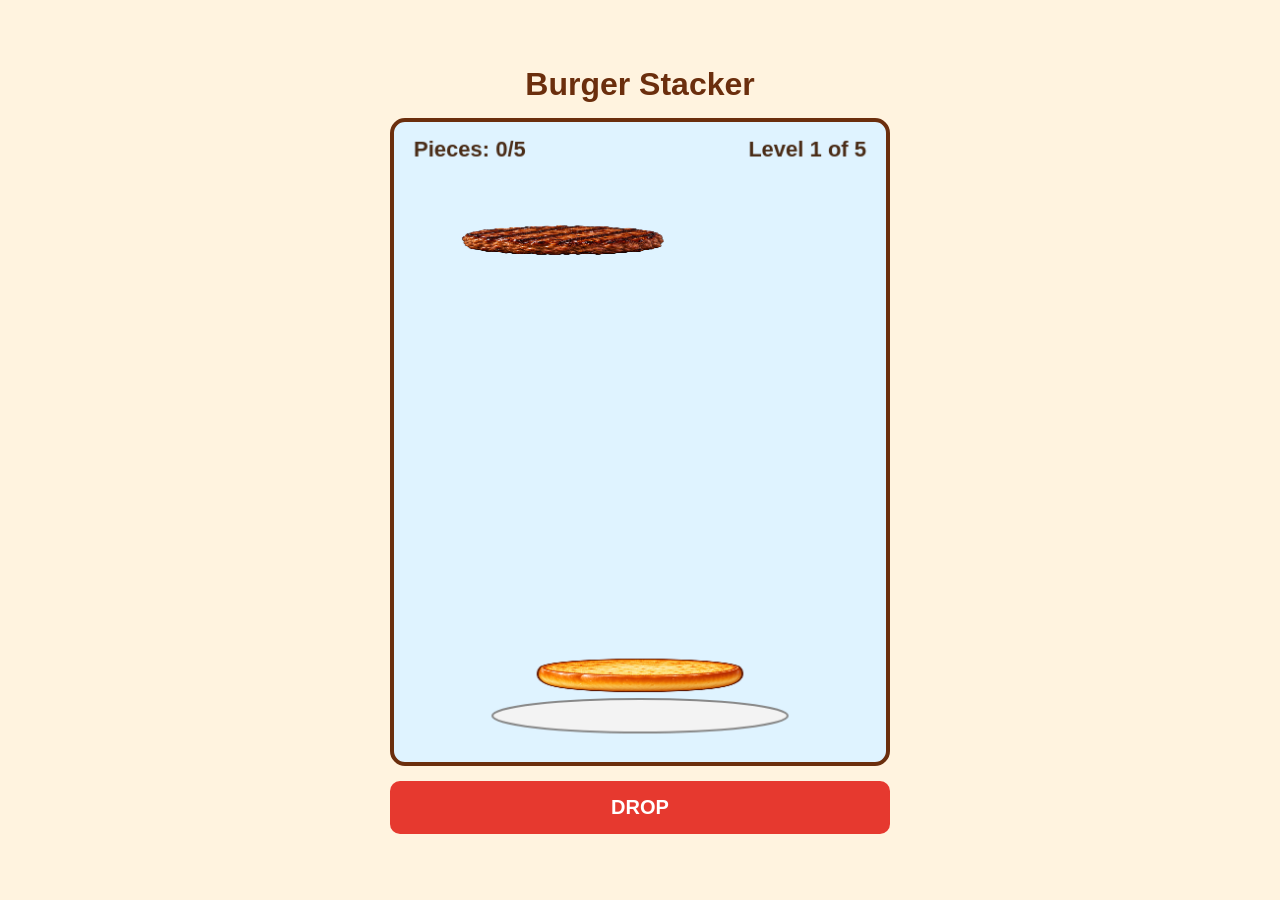
<file: BurgerStacker/index.html>
<!DOCTYPE html>
<html lang="en">
<head>
    <meta charset="UTF-8">
    <meta name="viewport" content="width=device-width, initial-scale=1.0">

    <title>Burger Stacker</title>

    <link rel="stylesheet" href="style.css">
</head>

<body>
    <h1>Burger Stacker</h1>

    <canvas id="game" width="400" height="600"></canvas>

    <button id="dropButton">DROP</button>

    <script src="game.js"></script>
</body>
</html>
</file>
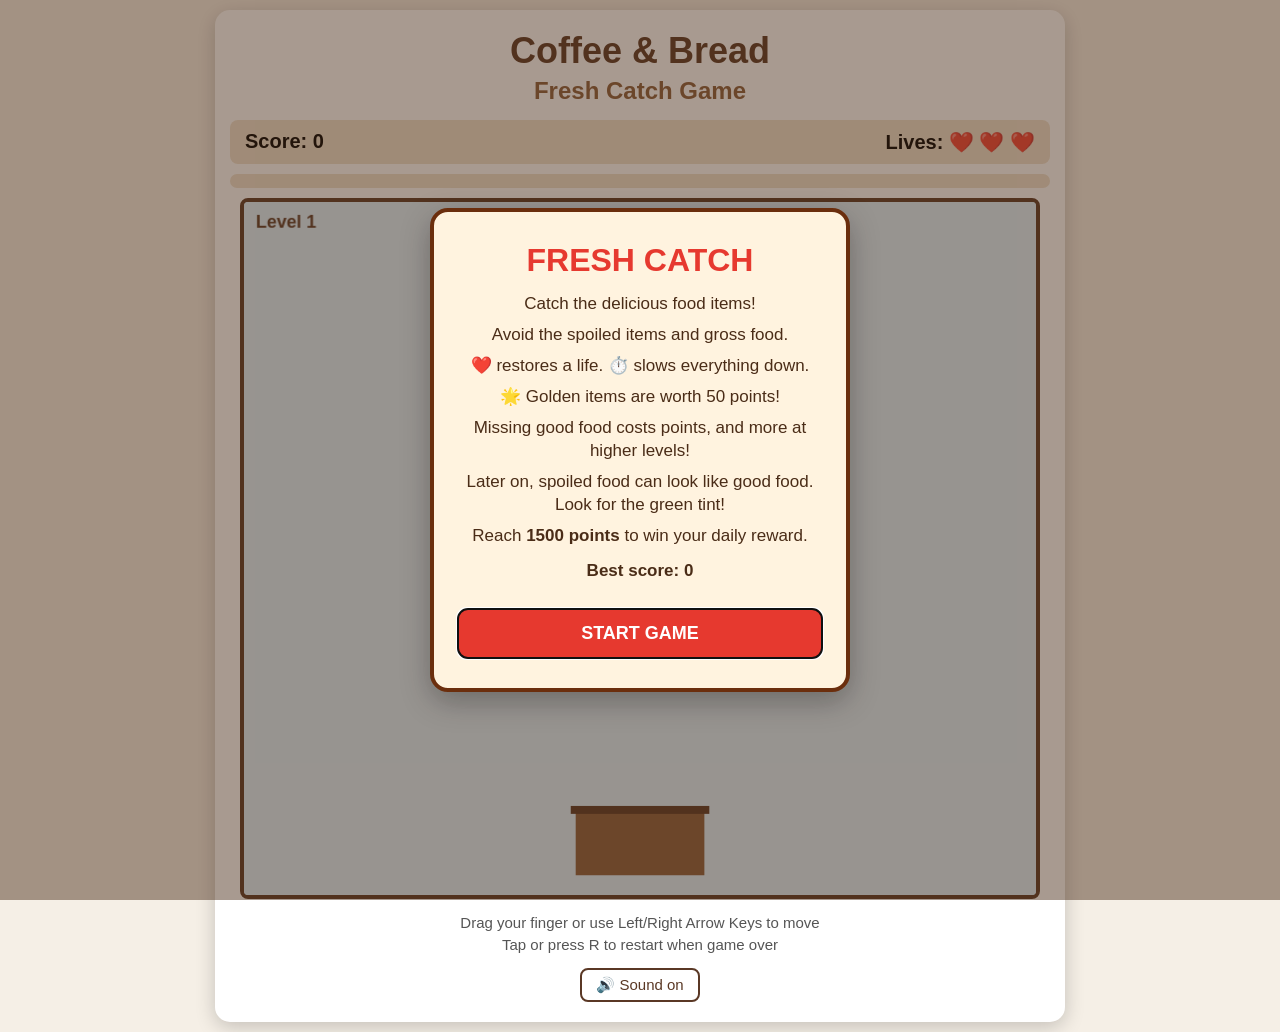
<file: C&B_FreshCatch/index.html>
<!DOCTYPE html>
<html lang="en">
<head>
    <meta charset="UTF-8">
    <meta name="viewport" content="width=device-width, initial-scale=1.0">
    <title>Fresh Catch Game</title>
    <link rel="stylesheet" href="css/style.css">
</head>
<body>
    <div class="game-container">
        <h1>Coffee & Bread</h1>
        <h2>Fresh Catch Game</h2>
        
        <div class="game-info">
            <div id="score-container">Score: <span id="score">0</span></div>
            <div id="lives-container">Lives: <span id="lives">❤️ ❤️ ❤️</span></div>
        </div>

        <!-- Canvas resolution scaled for sharp mobile/desktop rendering -->
        <canvas id="gameCanvas" width="800" height="700"></canvas>

        <div class="instructions">
            <p>Drag your finger or use Left/Right Arrow Keys to move</p>
            <p>Tap or press R to restart when game over</p>
        </div>
    </div>

    <script src="js/game.js"></script>
</body>
</html>
</file>
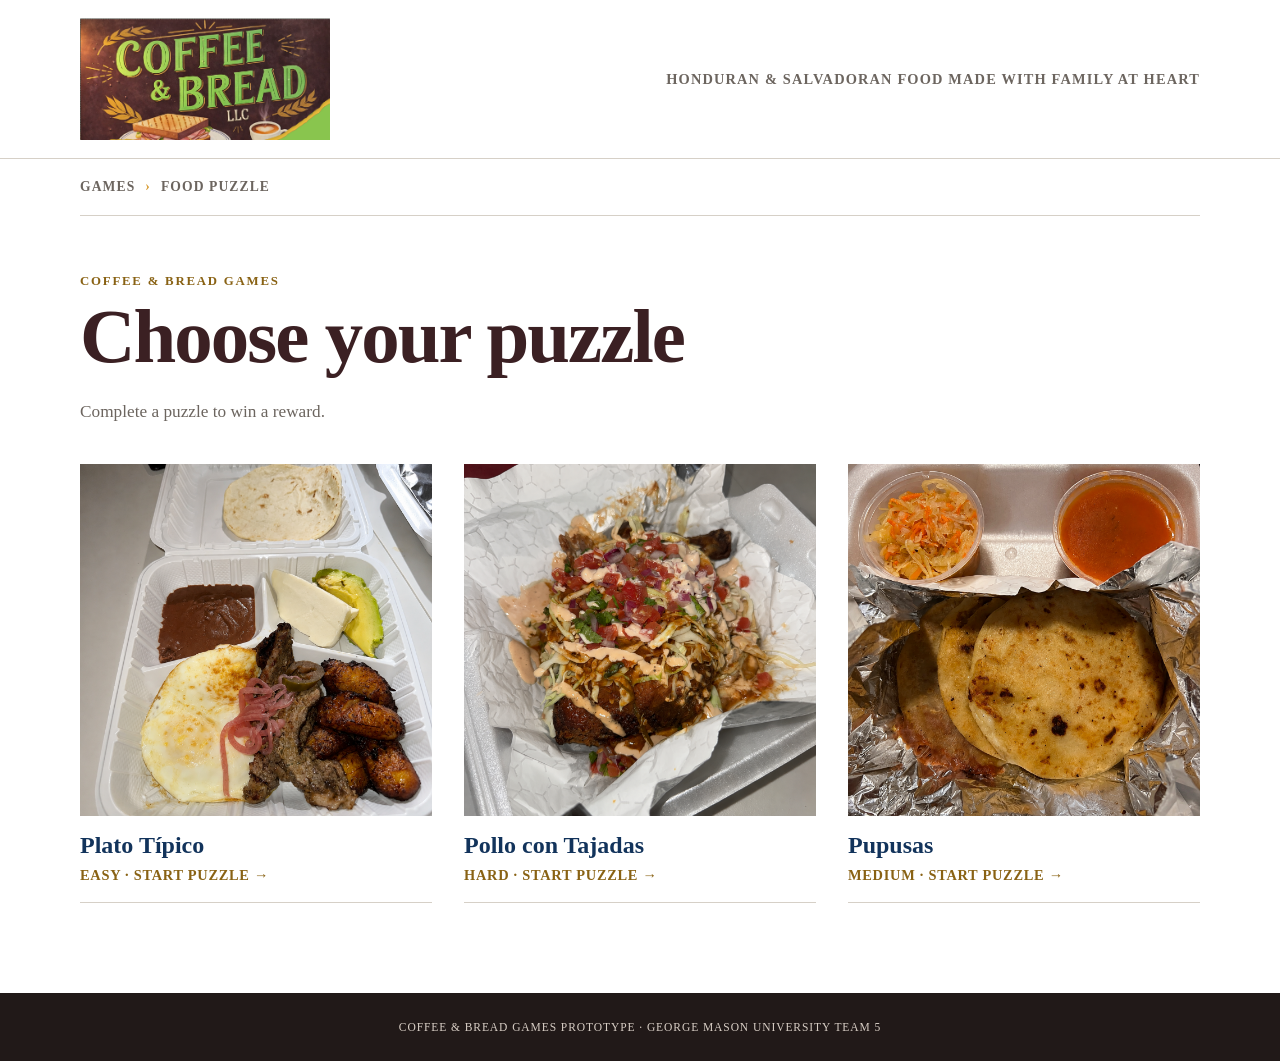
<file: coffee-bread-puzzle-old/index.html>
<!DOCTYPE html>
<html lang="en">
<head>
    <meta charset="UTF-8">
    <meta name="viewport" content="width=device-width, initial-scale=1.0">
    <title>Coffee &amp; Bread Food Puzzle</title>
    <link rel="stylesheet" href="style.css">
</head>
<body>
    <header class="site-header">
        <img src="images/coffee-bread-logo.png" alt="Coffee and Bread LLC" class="logo">
        <p>Honduran &amp; Salvadoran food made with family at heart</p>
    </header>

    <main class="container">
        <nav class="breadcrumb" aria-label="Breadcrumb">
            <span>Games</span><b>›</b><span>Food Puzzle</span>
        </nav>

        <section id="selectionScreen" class="selection-screen">
            <div class="page-heading">
                <p class="eyebrow">Coffee &amp; Bread Games</p>
                <h1>Choose your puzzle</h1>
                <p>Complete a puzzle to win a reward.</p>
            </div>

            <div class="puzzle-options">
                <button class="food-option" data-puzzle="plato" type="button">
                    <span class="image-wrap">
                        <img src="images/plato-tipico.png" alt="Plato Típico">
                        <span class="hover-label">Play puzzle →</span>
                    </span>
                    <span><strong>Plato Típico</strong><small>Easy · Start puzzle →</small></span>
                </button>
                <button class="food-option" data-puzzle="pollo" type="button">
                    <span class="image-wrap">
                        <img src="images/pollo-tajadas.png" alt="Pollo con Tajadas">
                        <span class="hover-label">Play puzzle →</span>
                    </span>
                    <span><strong>Pollo con Tajadas</strong><small>Hard · Start puzzle →</small></span>
                </button>
                <button class="food-option" data-puzzle="pupusas" type="button">
                    <span class="image-wrap">
                        <img src="images/pupusas.png" alt="Pupusas">
                        <span class="hover-label">Play puzzle →</span>
                    </span>
                    <span><strong>Pupusas</strong><small>Medium · Start puzzle →</small></span>
                </button>
            </div>
        </section>

        <section id="gameScreen" class="game-screen" hidden>
            <div class="game-heading">
                <button id="backButton" class="back-button" type="button">← Choose another dish</button>
                <div>
                    <p class="eyebrow">Now playing</p>
                    <h1 id="puzzleTitle">Plato Típico</h1>
                </div>
                <div class="move-count"><strong id="moveCount">0</strong><span>Moves</span></div>
            </div>

            <div class="puzzle-container">
                <div id="puzzle" class="puzzle" role="grid" aria-label="Sliding food puzzle"></div>
                <aside class="side">
                    <div class="main-image">
                        <p>Finished picture</p>
                        <img id="previewImage" src="images/plato-tipico.png" alt="Completed puzzle">
                    </div>
                    <p class="instructions">Select a piece next to the empty space. Keep moving until the picture matches the finished image.</p>
                    <button id="restartButton" class="action-button secondary" type="button">Shuffle again</button>
                </aside>
            </div>
        </section>
    </main>

    <div id="winModal" class="modal" hidden role="dialog" aria-modal="true" aria-labelledby="winTitle">
        <div class="modal-content">
            <p class="eyebrow">Puzzle complete</p>
            <h2 id="winTitle">You solved it!</h2>
            <p>You completed <strong id="completedDish">Plato Típico</strong> in <strong id="finalMoves">0</strong> moves.</p>

            <div class="reward-area">
                <p>Prototype reward</p>
                <button id="revealRewardButton" class="action-button" type="button">Reveal reward</button>
                <div id="rewardResult" class="reward-result" hidden>
                    <small>Reward code</small>
                    <strong id="rewardCode">CB-0000</strong>
                    <p>The final offer will be selected with Coffee &amp; Bread before launch.</p>
                </div>
            </div>

            <div class="modal-actions">
                <button id="playAgainButton" class="action-button" type="button">Play again</button>
                <button id="choosePuzzleButton" class="action-button secondary" type="button">Choose another puzzle</button>
            </div>
        </div>
    </div>

    <footer>Coffee &amp; Bread Games Prototype · George Mason University Team 5</footer>
    <script src="script.js"></script>
</body>
</html>
</file>
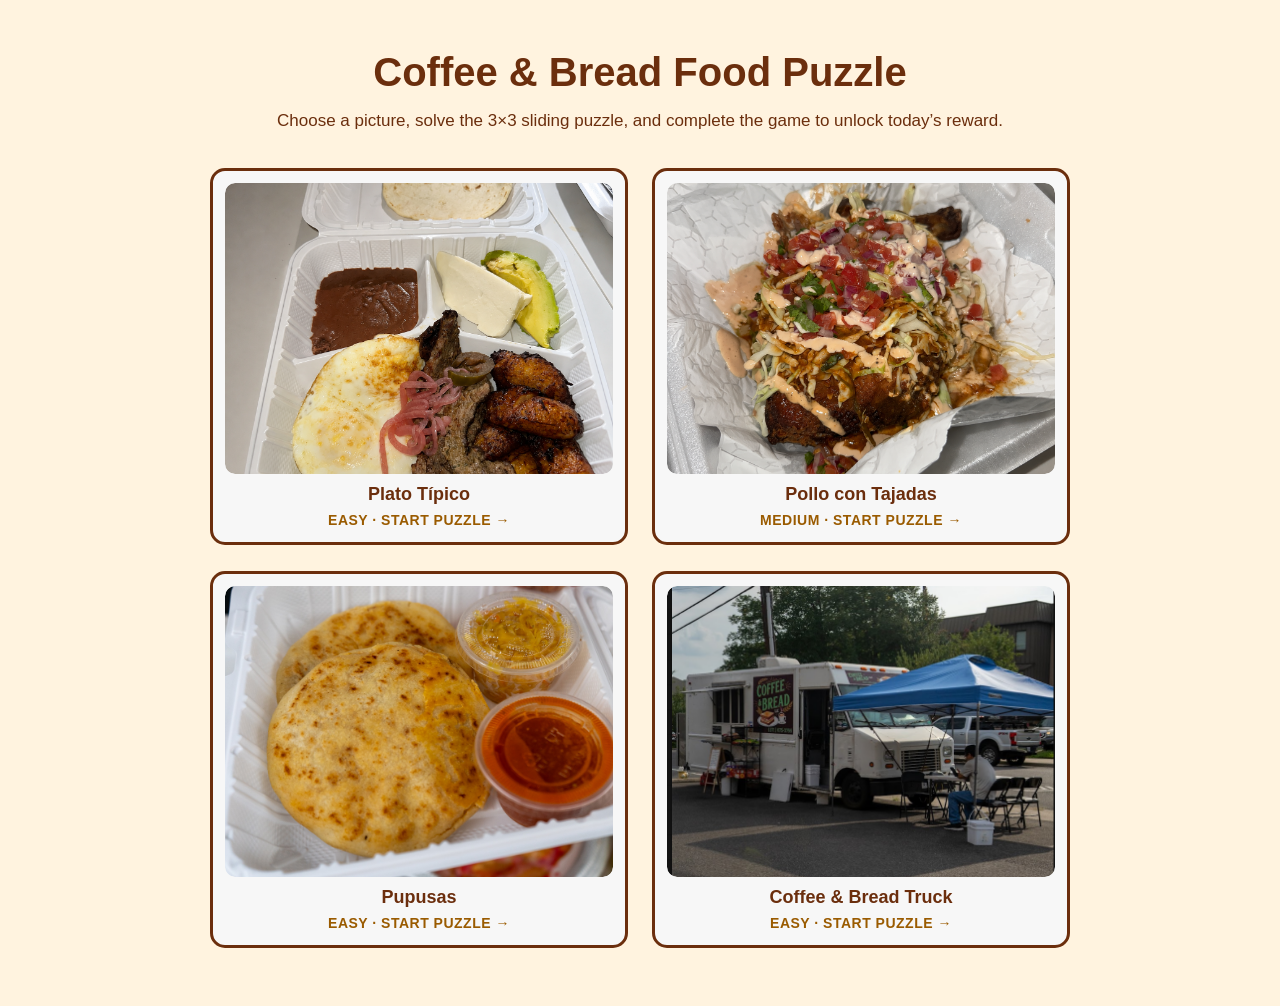
<file: Coffee_Bread_Puzzle_2nd_Update/index.html>
<!DOCTYPE html>
<html lang="en">
<head>
    <meta charset="UTF-8">
    <meta name="viewport" content="width=device-width, initial-scale=1.0">
    <title>Coffee &amp; Bread Food Puzzle</title>
    <link rel="stylesheet" href="style.css">
</head>
<body>
    <main class="game-app">
        <section id="selectionScreen" class="selection-screen">
            <header class="selection-header">
                <h1>Coffee &amp; Bread Food Puzzle</h1>
                <p class="intro">Choose a picture, solve the 3×3 sliding puzzle, and complete the game to unlock today’s reward.</p>
            </header>

            <div class="puzzle-options">
                <button class="food-option" data-puzzle="plato" type="button">
                    <span class="image-wrap">
                        <img src="images/plato-tipico.png" alt="Plato Típico">
                        <span class="hover-label">Play puzzle →</span>
                    </span>
                    <span class="food-copy">
                        <strong>Plato Típico</strong>
                        <small>Easy · Start puzzle →</small>
                    </span>
                </button>

                <button class="food-option" data-puzzle="pollo" type="button">
                    <span class="image-wrap">
                        <img src="images/pollo-tajadas.png" alt="Pollo con Tajadas">
                        <span class="hover-label">Play puzzle →</span>
                    </span>
                    <span class="food-copy">
                        <strong>Pollo con Tajadas</strong>
                        <small>Medium · Start puzzle →</small>
                    </span>
                </button>

                <button class="food-option" data-puzzle="pupusas" type="button">
                    <span class="image-wrap">
                        <img src="images/pupusas.png" alt="Pupusas">
                        <span class="hover-label">Play puzzle →</span>
                    </span>
                    <span class="food-copy">
                        <strong>Pupusas</strong>
                        <small>Easy · Start puzzle →</small>
                    </span>
                </button>

                <button class="food-option" data-puzzle="truck" type="button">
                    <span class="image-wrap">
                        <img src="images/coffee-bread-truck.jpg" alt="Coffee &amp; Bread food truck">
                        <span class="hover-label">Play puzzle →</span>
                    </span>
                    <span class="food-copy">
                        <strong>Coffee &amp; Bread Truck</strong>
                        <small>Easy · Start puzzle →</small>
                    </span>
                </button>
            </div>
        </section>

        <section id="gameScreen" class="game-screen" hidden>
            <div class="game-header">
                <button id="backButton" class="small-button secondary" type="button">← Choose another picture</button>
                <div class="game-title-block">
                    <p class="eyebrow">Now playing</p>
                    <h1 id="puzzleTitle">Pupusas</h1>
                </div>
                <p class="move-line"><strong id="moveCount">0</strong><span>moves</span></p>
            </div>

            <div class="progress-wrap" aria-label="Puzzle progress">
                <div class="progress-text"><span>Picture progress</span><strong id="progressText">0%</strong></div>
                <div class="progress-track"><span id="progressBar"></span></div>
            </div>

            <div class="play-layout">
                <div class="puzzle-column">
                    <div id="puzzle" class="puzzle" role="grid" aria-label="Sliding food puzzle"></div>
                </div>

                <aside class="side-panel">
                    <div class="preview-card">
                        <p>Finished picture</p>
                        <img id="previewImage" src="images/pupusas.png" alt="Completed puzzle">
                    </div>

                    <p class="instructions">Move a piece beside the empty space.<br>Highlighted pieces can move next.</p>

                    <div class="side-actions">
                        <button id="hintButton" type="button">Show a helpful move</button>
                        <button id="restartButton" class="secondary" type="button">Shuffle again</button>
                    </div>
                </aside>
            </div>
        </section>
    </main>

    <script src="script.js"></script>
</body>
</html>
</file>
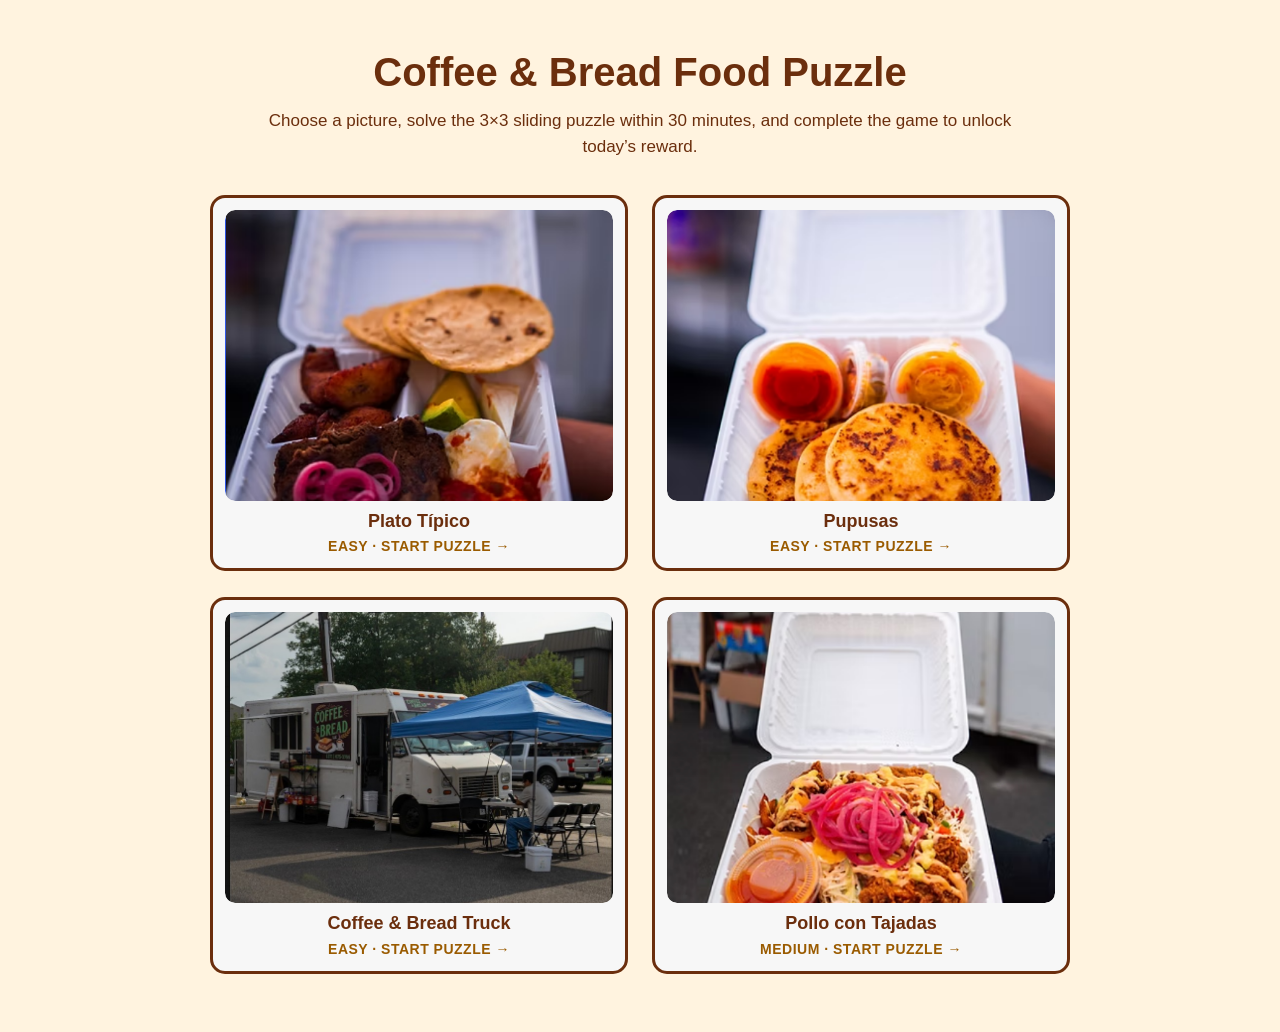
<file: coffee-bread-puzzle-nov5.0/coffee-bread-puzzle/index.html>
<!DOCTYPE html>
<html lang="en">
<head>
    <meta charset="UTF-8">
    <meta name="viewport" content="width=device-width, initial-scale=1.0">
    <title>Coffee &amp; Bread Food Puzzle</title>
    <link rel="stylesheet" href="style.css">
</head>
<body>
    <main class="game-app">
        <section id="selectionScreen" class="selection-screen">
            <header class="selection-header">
                <h1>Coffee &amp; Bread Food Puzzle</h1>
                <p class="intro">Choose a picture, solve the 3×3 sliding puzzle within 30 minutes, and complete the game to unlock today’s reward.</p>
            </header>

            <div class="puzzle-options">
                <button class="food-option" data-puzzle="plato" type="button">
                    <span class="image-wrap">
                        <img src="images/plato-tipico.png" alt="Plato Típico">
                        <span class="hover-label">Play puzzle →</span>
                    </span>
                    <span class="food-copy">
                        <strong>Plato Típico</strong>
                        <small>Easy · Start puzzle →</small>
                    </span>
                </button>

                <button class="food-option" data-puzzle="pupusas" type="button">
                    <span class="image-wrap">
                        <img src="images/pupusas.png" alt="Pupusas">
                        <span class="hover-label">Play puzzle →</span>
                    </span>
                    <span class="food-copy">
                        <strong>Pupusas</strong>
                        <small>Easy · Start puzzle →</small>
                    </span>
                </button>

                <button class="food-option" data-puzzle="truck" type="button">
                    <span class="image-wrap">
                        <img src="images/coffee-bread-truck.jpg" alt="Coffee &amp; Bread food truck">
                        <span class="hover-label">Play puzzle →</span>
                    </span>
                    <span class="food-copy">
                        <strong>Coffee &amp; Bread Truck</strong>
                        <small>Easy · Start puzzle →</small>
                    </span>
                </button>

                <button class="food-option" data-puzzle="pollo" type="button">
                    <span class="image-wrap">
                        <img src="images/pollo-tajadas.png" alt="Pollo con Tajadas">
                        <span class="hover-label">Play puzzle →</span>
                    </span>
                    <span class="food-copy">
                        <strong>Pollo con Tajadas</strong>
                        <small>Medium · Start puzzle →</small>
                    </span>
                </button>
            </div>
        </section>

        <section id="gameScreen" class="game-screen" hidden>
            <div class="game-header">
                <button id="backButton" class="small-button secondary" type="button">← Choose another picture</button>
                <div class="game-title-block">
                    <p class="eyebrow">Now playing</p>
                    <h1 id="puzzleTitle">Pupusas</h1>
                </div>
                <div class="move-line">
                    <p id="timeStat" class="stat" aria-live="off"><strong id="timeLeft">30:00</strong><span>time left</span></p>
                    <p class="stat"><strong id="moveCount">0</strong><span>moves</span></p>
                </div>
            </div>

            <div class="progress-wrap" aria-label="Puzzle progress">
                <div class="progress-text"><span>Picture progress</span><strong id="progressText">0%</strong></div>
                <div class="progress-track"><span id="progressBar"></span></div>
            </div>

            <div class="play-layout">
                <div class="puzzle-column">
                    <div id="puzzle" class="puzzle" role="grid" aria-label="Sliding food puzzle"></div>
                </div>

                <aside class="side-panel">
                    <div class="preview-card">
                        <p>Finished picture</p>
                        <img id="previewImage" src="images/pupusas.png" alt="Completed puzzle">
                    </div>

                    <p class="instructions">Move a piece beside the empty space.<br>Highlighted pieces can move next.</p>

                    <div class="side-actions">
                        <button id="hintButton" type="button">Show a helpful move</button>
                        <button id="restartButton" class="secondary" type="button">Shuffle again</button>
                    </div>
                </aside>
            </div>
        </section>
    </main>

    <script src="script.js"></script>
</body>
</html>
</file>
<file: BurgerStacker/style.css>
* {
    box-sizing: border-box;
}

body {
    margin: 0;
    min-height: 100vh;
    display: flex;
    flex-direction: column;
    justify-content: center;
    align-items: center;

    background-color: #fff3df;
    font-family: Arial, sans-serif;
}

h1 {
    margin: 0 0 15px;
    color: #6b2e0d;
}

canvas {
    width: min(90vw, 400px);
    height: auto;

    background-color: #dff3ff;
    border: 4px solid #6b2e0d;
    border-radius: 15px;
}

button {
    width: min(90vw, 400px);
    margin-top: 15px;
    padding: 15px;

    background-color: #e6392f;
    color: white;
    border: none;
    border-radius: 10px;

    font-size: 20px;
    font-weight: bold;
    cursor: pointer;
}

button:hover {
    background-color: #c92f27;
}
</file>
<file: C&B_FreshCatch/css/style.css>
* {
    box-sizing: border-box;
}

body {
    margin: 0;
    padding: 10px;
    font-family: Arial, sans-serif;
    background-color: #f5efe6;
    display: flex;
    justify-content: center;
    align-items: center;
    min-height: 100vh;
}

.game-container {
    text-align: center;
    width: min(95vw, 850px); /* Fluid on mobile, capped at 850px on desktop */
    padding: 20px 15px;
    background-color: white;
    border-radius: 15px;
    box-shadow: 0 5px 20px rgba(0, 0, 0, 0.2);
}

h1 {
    margin: 0;
    font-size: clamp(26px, 5vw, 36px);
    color: #5a3825;
}

h2 {
    margin-top: 5px;
    margin-bottom: 15px;
    font-size: clamp(18px, 4vw, 24px);
    color: #8b5e3c;
}

.game-info {
    display: flex;
    justify-content: space-between;
    width: 100%;
    margin: 0 auto 10px auto;
    padding: 10px 15px;
    background-color: #eee2d0;
    border-radius: 8px;
    font-size: clamp(16px, 4vw, 20px);
    font-weight: bold;
}

#gameCanvas {
    display: block;
    margin: 0 auto;
    background-color: #dff3ff;
    border: 4px solid #5a3825;
    border-radius: 8px;
    touch-action: none; /* Crucial: prevents mobile browser scrolling/zooming while playing */
    cursor: pointer;
    width: 100%;        /* Stretches canvas to fill mobile container width */
    max-width: 800px;   
    height: auto;       /* Maintains proper aspect ratio */
}

.instructions {
    margin-top: 15px;
    color: #555;
    font-size: 15px;
}

.instructions p {
    margin: 5px;
}

.cb-reward-screen {
    position: fixed;
    inset: 0;
    z-index: 9999;
    display: flex;
    justify-content: center;
    align-items: center;
    padding: 20px;
    background: rgba(74, 44, 23, 0.48);
    font-family: Arial, sans-serif;
}

.cb-reward-card {
    width: min(92vw, 420px);
    padding: 30px 24px;
    text-align: center;
    color: #4a2c17;
    background: #fff3df;
    border: 4px solid #6b2e0d;
    border-radius: 18px;
    box-shadow: 0 10px 30px rgba(0, 0, 0, 0.28);
}

.cb-reward-card h2 {
    margin: 0 0 14px;
    color: #e6392f;
    font-size: clamp(25px, 6vw, 32px);
}

.cb-reward-card p {
    margin: 8px 0;
    font-size: 17px;
    line-height: 1.35;
}

.cb-completed-time {
    font-weight: bold;
}

.cb-countdown {
    margin: 18px 0 !important;
    color: #e6392f;
    font-size: 24px !important;
    font-weight: bold;
}

.cb-reward-card button {
    width: 100%;
    margin-top: 18px;
    padding: 14px;
    color: white;
    background: #e6392f;
    border: none;
    border-radius: 10px;
    font-size: 18px;
    font-weight: bold;
    cursor: pointer;
}

.cb-reward-card button:hover {
    background: #c92f27;
}

@media (max-width: 700px) {
    body {
        padding: 0;
        align-items: flex-start;
    }

    .game-container {
        width: 100%;
        padding: 6px 4px 10px;
        border-radius: 0;
        box-shadow: none;
    }

    h1 {
        font-size: 20px;
    }

    h2 {
        display: none;
    }

    .game-info {
        padding: 6px 10px;
        margin-bottom: 6px;
        font-size: 16px;
    }

    #gameCanvas {
        border-width: 2px;
    }

    .instructions {
        margin-top: 8px;
        font-size: 13px;
    }
}
</file>
<file: coffee-bread-puzzle-old/style.css>
:root {
    --maroon: #3b2023;
    --green: #7fba43;
    --gold: #d79b31;
    --cream: #f5f0e6;
    --ink: #1d1917;
    --muted: #6c655f;
    --line: #d6d0c7;
}

* { box-sizing: border-box; }

body {
    margin: 0;
    color: var(--ink);
    background: #fff;
    font-family: Garamond, "Times New Roman", serif;
}

button { color: inherit; font: inherit; }
button:focus-visible { outline: 3px solid var(--green); outline-offset: 3px; }

.site-header {
    display: flex;
    align-items: center;
    justify-content: space-between;
    gap: 30px;
    padding: 18px max(24px, calc((100% - 1120px) / 2));
    border-bottom: 1px solid var(--line);
}

.logo { width: 250px; height: auto; display: block; }
.site-header p { margin: 0; color: var(--muted); font-size: .9rem; font-weight: 700; letter-spacing: .08em; text-align: right; text-transform: uppercase; }
.container { width: min(1120px, calc(100% - 40px)); margin: 0 auto; }
.breadcrumb { display: flex; gap: 10px; padding: 20px 0; color: var(--muted); border-bottom: 1px solid var(--line); font-size: .85rem; font-weight: 700; letter-spacing: .08em; text-transform: uppercase; }
.breadcrumb b { color: var(--gold); }
.selection-screen, .game-screen { padding: 58px 0 90px; }
.page-heading { max-width: 760px; margin-bottom: 38px; }
.eyebrow { margin: 0 0 10px; color: #896214; font-size: .8rem; font-weight: 700; letter-spacing: .14em; text-transform: uppercase; }
h1, h2 { margin: 0; color: var(--maroon); font-weight: 700; line-height: 1; letter-spacing: -.025em; }
h1 { font-size: clamp(2.7rem, 6vw, 5rem); }
h2 { font-size: clamp(2.4rem, 6vw, 4rem); }
.page-heading > p:last-child { max-width: 650px; margin: 22px 0 0; color: var(--muted); font-size: 1.08rem; line-height: 1.6; }

.puzzle-options { display: grid; grid-template-columns: repeat(3, 1fr); gap: 32px; }
.food-option { display: block; width: 100%; padding: 0 0 18px; text-align: left; background: none; border: 0; border-bottom: 1px solid var(--line); cursor: pointer; }
.image-wrap { position: relative; display: block; overflow: hidden; }
.food-option img { display: block; width: 100%; aspect-ratio: 1; object-fit: cover; transition: opacity .25s ease, transform .35s ease; }
.food-option > span:last-child { display: grid; gap: 8px; margin-top: 16px; }
.hover-label { position: absolute; inset: 0; display: grid; place-items: center; margin: 0; color: white; background: rgba(59, 32, 35, 0); font-size: 1.35rem; font-weight: 700; letter-spacing: .04em; opacity: 0; transition: opacity .25s ease, background-color .25s ease; }
.food-option:hover .image-wrap img, .food-option:focus-visible .image-wrap img { opacity: .48; transform: scale(1.025); }
.food-option:hover .hover-label, .food-option:focus-visible .hover-label { background: rgba(59, 32, 35, .34); opacity: 1; }
.food-option strong { color: #12335b; font-size: 1.5rem; font-weight: 700; }
.food-option small { color: #896214; font-size: .9rem; font-weight: 700; letter-spacing: .05em; text-transform: uppercase; }
.food-option:hover strong { text-decoration: underline; text-underline-offset: 4px; }

.game-heading { display: grid; grid-template-columns: 1fr auto 1fr; align-items: end; gap: 20px; margin-bottom: 28px; padding-bottom: 22px; border-bottom: 2px solid var(--ink); }
.game-heading > div:nth-child(2) { text-align: center; }
.game-heading h1 { font-size: clamp(2.6rem, 5vw, 4.5rem); }
.back-button { justify-self: start; padding: 0 0 5px; color: #12335b; background: none; border: 0; font-weight: 700; cursor: pointer; }
.move-count { justify-self: end; display: grid; justify-items: end; }
.move-count strong { color: var(--green); font-size: 3.7rem; line-height: .85; }
.move-count span { margin-top: 8px; font-size: .7rem; font-weight: bold; letter-spacing: .12em; text-transform: uppercase; }

.puzzle-container { display: grid; grid-template-columns: minmax(300px, 680px) minmax(230px, 300px); justify-content: center; align-items: start; gap: clamp(32px, 6vw, 74px); }
.puzzle { display: grid; grid-template-columns: repeat(3, 1fr); width: 100%; aspect-ratio: 1; overflow: hidden; background: var(--maroon); border: 5px solid var(--maroon); }
.tile { padding: 0; background-repeat: no-repeat; border: 2px solid var(--maroon); cursor: pointer; }
.tile:hover { filter: brightness(1.08); }
.tile.blank { background: repeating-linear-gradient(135deg, #3b2023, #3b2023 14px, #47272b 14px, #47272b 28px); cursor: default; }
.side { padding-top: 0; }
.main-image { position: relative; }
.main-image > p { position: absolute; z-index: 1; margin: 0; padding: 9px 11px; color: #fff; background: var(--maroon); font-size: .7rem; font-weight: bold; letter-spacing: .05em; text-transform: uppercase; }
.main-image img { display: block; width: 100%; aspect-ratio: 1; object-fit: cover; }
.instructions { margin: 25px 0; color: var(--muted); line-height: 1.6; }

.action-button { min-height: 46px; padding: 11px 20px; color: white; background: var(--maroon); border: 2px solid var(--maroon); font-weight: 700; cursor: pointer; }
.action-button:hover { background: #502d31; }
.action-button.secondary { color: var(--maroon); background: transparent; }
.action-button.secondary:hover { background: #f0ebe3; }
.side .action-button { width: 100%; }

.modal { position: fixed; inset: 0; z-index: 10; display: grid; place-items: center; padding: 20px; background: rgba(30, 17, 18, .78); }
.modal[hidden], [hidden] { display: none !important; }
.modal-content { width: min(540px, 100%); padding: clamp(30px, 6vw, 52px); background: var(--cream); border-top: 10px solid var(--green); box-shadow: 0 20px 70px rgba(0, 0, 0, .35); }
.modal-content > p:not(.eyebrow) { color: var(--muted); line-height: 1.6; }
.reward-area { margin: 26px 0; padding: 22px 0; border-top: 1px solid var(--line); border-bottom: 1px solid var(--line); }
.reward-area > p { margin-top: 0; font-size: .72rem; font-weight: bold; letter-spacing: .12em; text-transform: uppercase; }
.reward-result { padding: 18px; text-align: center; background: white; border: 2px dashed var(--gold); }
.reward-result small { display: block; text-transform: uppercase; }
.reward-result strong { display: block; margin: 8px 0; color: var(--maroon); font-size: 2rem; letter-spacing: .08em; }
.reward-result p { margin: 0; color: var(--muted); font-size: .78rem; }
.modal-actions { display: grid; grid-template-columns: 1fr 1fr; gap: 10px; }
footer { padding: 28px 20px; color: #d8cec5; background: #211918; font-size: .72rem; letter-spacing: .08em; text-align: center; text-transform: uppercase; }

@media (max-width: 760px) {
    .site-header { align-items: flex-start; flex-direction: column; padding: 14px 20px; }
    .logo { width: 210px; }
    .site-header p { text-align: left; }
    .puzzle-options { grid-template-columns: 1fr; gap: 36px; }
    .food-option { display: grid; grid-template-columns: 130px 1fr; gap: 18px; align-items: center; }
    .food-option > span:last-child { margin: 0; }
    .game-heading { grid-template-columns: 1fr auto; }
    .game-heading > div:nth-child(2) { grid-column: 1 / -1; grid-row: 2; text-align: left; }
    .move-count { grid-column: 2; grid-row: 1; }
    .puzzle-container { grid-template-columns: 1fr; }
    .side { display: grid; grid-template-columns: 115px 1fr; gap: 0 18px; align-items: start; }
    .main-image { grid-row: 1 / 4; }
    .instructions { margin-top: 0; }
}

@media (max-width: 460px) {
    .container { width: min(100% - 24px, 1120px); }
    .selection-screen, .game-screen { padding-top: 38px; }
    .food-option { grid-template-columns: 105px 1fr; }
    .food-option strong { font-size: 1.1rem; }
    .puzzle { border-width: 3px; }
    .tile { border-width: 1px; }
    .side { grid-template-columns: 90px 1fr; }
    .modal-actions { grid-template-columns: 1fr; }
}
</file>
<file: Coffee_Bread_Puzzle_2nd_Update/style.css>
* {
    box-sizing: border-box;
}

body {
    margin: 0;
    min-height: 100vh;
    display: flex;
    flex-direction: column;
    justify-content: center;
    align-items: center;
    background-color: #fff3df;
    color: #6b2e0d;
    font-family: Arial, sans-serif;
}

h1 {
    margin: 0 0 15px;
    color: #6b2e0d;
}

canvas {
    width: min(90vw, 400px);
    height: auto;
    background-color: #dff3ff;
    border: 4px solid #6b2e0d;
    border-radius: 15px;
}

button {
    width: min(90vw, 400px);
    margin-top: 15px;
    padding: 15px;
    background-color: #e6392f;
    color: white;
    border: none;
    border-radius: 10px;
    font-size: 20px;
    font-weight: bold;
    cursor: pointer;
    font-family: Arial, sans-serif;
}

button:hover {
    background-color: #c92f27;
}

button:focus-visible {
    outline: 3px solid #e6392f;
    outline-offset: 3px;
}

[hidden] {
    display: none !important;
}

.game-app {
    width: min(1120px, 92vw);
    margin: 0 auto;
    padding: 48px 0 58px;
}

.selection-screen,
.game-screen {
    width: 100%;
}

.selection-header {
    max-width: 760px;
    margin: 0 auto 34px;
    text-align: center;
}

.selection-header h1 {
    margin-bottom: 12px;
    color: #6b2e0d;
    font-family: Arial, sans-serif;
    font-size: clamp(30px, 4vw, 40px);
    font-weight: 800;
    line-height: 1.2;
}

.intro {
    max-width: 760px;
    margin: 0 auto;
    color: #6b2e0d;
    font-family: Arial, sans-serif;
    font-size: 17px;
    line-height: 1.55;
}

.eyebrow {
    margin: 0 0 8px;
    color: #9a5b00;
    font-family: Arial, sans-serif;
    font-size: 12px;
    font-weight: bold;
    letter-spacing: 2px;
    text-transform: uppercase;
}

.puzzle-options {
    display: grid;
    grid-template-columns: repeat(2, minmax(0, 1fr));
    gap: 26px 24px;
    width: min(860px, 100%);
    margin: 0 auto;
}

.food-option {
    width: 100%;
    margin: 0;
    padding: 12px 12px 14px;
    background-color: #f7f7f7;
    border: 3px solid #6b2e0d;
    border-radius: 15px;
    color: #6b2e0d;
    text-align: center;
}

.food-option:hover {
    background-color: #f7f7f7;
}

.image-wrap {
    position: relative;
    display: block;
    overflow: hidden;
    border-radius: 10px;
}

.food-option img {
    display: block;
    width: 100%;
    aspect-ratio: 4 / 3;
    object-fit: cover;
    border-radius: 10px;
    transition: transform 0.25s ease, opacity 0.25s ease;
}

.hover-label {
    position: absolute;
    inset: 0;
    display: grid;
    place-items: center;
    color: white;
    background-color: rgba(0, 0, 0, 0);
    font-family: Arial, sans-serif;
    font-size: 22px;
    font-weight: bold;
    opacity: 0;
    transition: opacity 0.25s ease, background-color 0.25s ease;
}

.food-option:hover .image-wrap img,
.food-option:focus-visible .image-wrap img {
    transform: scale(1.02);
    opacity: 0.7;
}

.food-option:hover .hover-label,
.food-option:focus-visible .hover-label {
    opacity: 1;
    background-color: rgba(74, 37, 32, 0.40);
}

.food-copy {
    display: block;
    margin-top: 10px;
}

.food-copy strong {
    display: block;
    color: #6b2e0d;
    font-family: Arial, sans-serif;
    font-size: 18px;
    font-weight: 800;
    line-height: 1.2;
}

.food-copy small {
    display: block;
    margin-top: 6px;
    color: #9a5b00;
    font-family: Arial, sans-serif;
    font-size: 14px;
    font-weight: bold;
    letter-spacing: 0.5px;
    text-transform: uppercase;
}

.game-header {
    display: grid;
    grid-template-columns: 1fr auto 1fr;
    gap: 22px;
    align-items: end;
    width: min(1000px, 100%);
    margin: 0 auto 18px;
    padding-bottom: 18px;
    border-bottom: 2px solid #6b2e0d;
}

.small-button {
    width: auto;
    margin: 0;
    padding: 10px 15px;
    justify-self: start;
    font-size: 15px;
}

.game-title-block {
    text-align: center;
}

.game-title-block h1 {
    margin-bottom: 0;
    color: #6b2e0d;
    font-family: Arial, sans-serif;
    font-size: clamp(38px, 5vw, 60px);
    font-weight: 800;
}

.move-line {
    justify-self: end;
    margin: 0;
    text-align: right;
}

.move-line strong {
    display: block;
    color: #7fba43;
    font-family: Arial, sans-serif;
    font-size: 44px;
    line-height: 0.95;
}

.move-line span {
    display: block;
    margin-top: 5px;
    color: #4a2520;
    font-family: Arial, sans-serif;
    font-size: 12px;
    font-weight: bold;
    letter-spacing: 1px;
    text-transform: uppercase;
}

.progress-wrap {
    width: min(1000px, 100%);
    margin: 0 auto 28px;
}

.progress-text {
    display: flex;
    justify-content: space-between;
    margin-bottom: 7px;
    color: #6b2e0d;
    font-family: Arial, sans-serif;
    font-size: 12px;
    font-weight: bold;
    letter-spacing: 0.7px;
    text-transform: uppercase;
}

.progress-track {
    height: 9px;
    overflow: hidden;
    background-color: #eadcc7;
    border: 1px solid #6b2e0d;
    border-radius: 999px;
}

.progress-track span {
    display: block;
    width: 0;
    height: 100%;
    background: linear-gradient(90deg, #d79b31, #7fba43);
    transition: width 0.2s ease;
}

.play-layout {
    display: grid;
    grid-template-columns: minmax(360px, 650px) minmax(250px, 310px);
    gap: 42px;
    align-items: start;
    justify-content: center;
    width: min(1000px, 100%);
    margin: 0 auto;
}

.puzzle-column {
    width: 100%;
}

.puzzle {
    display: grid;
    grid-template-columns: repeat(3, 1fr);
    width: 100%;
    aspect-ratio: 1;
    overflow: hidden;
    background-color: #6b2e0d;
    border: 5px solid #6b2e0d;
    border-radius: 12px;
    box-shadow: 0 8px 18px rgba(74, 37, 32, 0.12);
}

.tile {
    position: relative;
    width: 100%;
    height: 100%;
    margin: 0;
    padding: 0;
    background-color: transparent;
    background-repeat: no-repeat;
    border: 2px solid #6b2e0d;
    border-radius: 0;
    font-size: 0;
    transition: filter 0.15s ease, transform 0.15s ease;
}

.tile:hover {
    background-color: transparent;
    filter: brightness(1.07);
}

.tile.blank,
.tile.blank:hover {
    background: repeating-linear-gradient(
        135deg,
        #6b2e0d,
        #6b2e0d 16px,
        #87401b 16px,
        #87401b 32px
    );
    cursor: default;
    filter: none;
}

.tile.movable::after {
    content: "";
    position: absolute;
    inset: 7px;
    border: 2px solid rgba(255, 255, 255, 0.92);
    border-radius: 7px;
    box-shadow: 0 0 0 2px rgba(230, 57, 47, 0.78);
    pointer-events: none;
}

.tile.movable:hover {
    transform: scale(0.985);
}

.tile.hint {
    animation: hintPulse 0.55s ease-in-out 3;
}

@keyframes hintPulse {
    50% {
        filter: brightness(1.2);
        box-shadow: inset 0 0 0 8px rgba(215, 155, 49, 0.92);
    }
}

.side-panel {
    width: 100%;
}

.preview-card {
    width: 100%;
    padding: 12px;
    background-color: #f7f7f7;
    border: 3px solid #6b2e0d;
    border-radius: 15px;
}

.preview-card p {
    margin: 4px 0 12px;
    color: #4a2520;
    font-family: Arial, sans-serif;
    font-size: 16px;
    font-weight: bold;
    text-align: center;
}

.preview-card img {
    display: block;
    width: 100%;
    aspect-ratio: 1;
    object-fit: cover;
    border-radius: 10px;
}

.instructions {
    margin: 18px 4px 8px;
    color: #4a2520;
    font-family: Arial, sans-serif;
    font-size: 18px;
    line-height: 1.45;
}

.side-actions {
    display: grid;
    gap: 12px;
    margin-top: 18px;
}

.side-actions button {
    width: 100%;
    margin: 0;
}

button.secondary {
    background-color: #7a320b;
}

button.secondary:hover {
    background-color: #632707;
}

.cb-reward-screen {
    position: fixed;
    inset: 0;
    z-index: 9999;
    display: flex;
    justify-content: center;
    align-items: center;
    padding: 20px;
    background-color: rgba(107, 46, 13, 0.48);
}

.cb-reward-card {
    width: min(90vw, 420px);
    padding: 28px 24px;
    background-color: #fff3df;
    color: #6b2e0d;
    border: 4px solid #6b2e0d;
    border-radius: 15px;
    text-align: center;
}

.cb-reward-card h2 {
    margin: 0 0 15px;
    color: #e6392f;
    font-family: Arial, sans-serif;
    font-size: 30px;
}

.cb-reward-card p {
    margin: 10px 0;
    font-family: Arial, sans-serif;
    font-size: 17px;
    line-height: 1.4;
}

.cb-completed-time {
    font-weight: bold;
}

.cb-countdown {
    margin: 18px 0 !important;
    color: #e6392f;
    font-size: 24px !important;
    font-weight: bold;
}

.cb-reward-card button {
    width: 100%;
}

@media (max-width: 820px) {
    .puzzle-options {
        grid-template-columns: 1fr;
        width: min(520px, 100%);
    }

    .game-header {
        grid-template-columns: 1fr auto;
        align-items: center;
    }

    .game-title-block {
        grid-column: 1 / -1;
        grid-row: 2;
        text-align: left;
    }

    .move-line {
        grid-column: 2;
        grid-row: 1;
    }

    .play-layout {
        grid-template-columns: 1fr;
        width: min(650px, 100%);
    }

    .side-panel {
        width: min(400px, 100%);
        margin: 0 auto;
    }
}

@media (max-width: 460px) {
    .game-app {
        width: min(94vw, 1120px);
        padding-top: 30px;
    }

    .selection-header h1,
    .game-title-block h1 {
        font-size: 32px;
    }

    .puzzle {
        border-width: 3px;
    }

    .tile {
        border-width: 1px;
    }

    .tile.movable::after {
        inset: 4px;
        border-width: 1px;
    }
}
</file>
<file: coffee-bread-puzzle-nov5.0/coffee-bread-puzzle/style.css>
* {
    box-sizing: border-box;
}

body {
    margin: 0;
    min-height: 100vh;
    display: flex;
    flex-direction: column;
    justify-content: center;
    align-items: center;
    background-color: #fff3df;
    color: #6b2e0d;
    font-family: Arial, sans-serif;
}

h1 {
    margin: 0 0 15px;
    color: #6b2e0d;
}

canvas {
    width: min(90vw, 400px);
    height: auto;
    background-color: #dff3ff;
    border: 4px solid #6b2e0d;
    border-radius: 15px;
}

button {
    width: min(90vw, 400px);
    margin-top: 15px;
    padding: 15px;
    background-color: #e6392f;
    color: white;
    border: none;
    border-radius: 10px;
    font-size: 20px;
    font-weight: bold;
    cursor: pointer;
    font-family: Arial, sans-serif;
}

button:hover {
    background-color: #c92f27;
}

button:focus-visible {
    outline: 3px solid #e6392f;
    outline-offset: 3px;
}

[hidden] {
    display: none !important;
}

.game-app {
    width: min(1120px, 92vw);
    margin: 0 auto;
    padding: 48px 0 58px;
}

.selection-screen,
.game-screen {
    width: 100%;
}

.selection-header {
    max-width: 760px;
    margin: 0 auto 34px;
    text-align: center;
}

.selection-header h1 {
    margin-bottom: 12px;
    color: #6b2e0d;
    font-family: Arial, sans-serif;
    font-size: clamp(30px, 4vw, 40px);
    font-weight: 800;
    line-height: 1.2;
}

.intro {
    max-width: 760px;
    margin: 0 auto;
    color: #6b2e0d;
    font-family: Arial, sans-serif;
    font-size: 17px;
    line-height: 1.55;
}

.eyebrow {
    margin: 0 0 8px;
    color: #9a5b00;
    font-family: Arial, sans-serif;
    font-size: 12px;
    font-weight: bold;
    letter-spacing: 2px;
    text-transform: uppercase;
}

.puzzle-options {
    display: grid;
    grid-template-columns: repeat(2, minmax(0, 1fr));
    gap: 26px 24px;
    width: min(860px, 100%);
    margin: 0 auto;
}

.food-option {
    width: 100%;
    margin: 0;
    padding: 12px 12px 14px;
    background-color: #f7f7f7;
    border: 3px solid #6b2e0d;
    border-radius: 15px;
    color: #6b2e0d;
    text-align: center;
}

.food-option:hover {
    background-color: #f7f7f7;
}

.image-wrap {
    position: relative;
    display: block;
    overflow: hidden;
    border-radius: 10px;
}

.food-option img {
    display: block;
    width: 100%;
    aspect-ratio: 4 / 3;
    object-fit: cover;
    border-radius: 10px;
    transition: transform 0.25s ease, opacity 0.25s ease;
}

.hover-label {
    position: absolute;
    inset: 0;
    display: grid;
    place-items: center;
    color: white;
    background-color: rgba(0, 0, 0, 0);
    font-family: Arial, sans-serif;
    font-size: 22px;
    font-weight: bold;
    opacity: 0;
    transition: opacity 0.25s ease, background-color 0.25s ease;
}

.food-option:hover .image-wrap img,
.food-option:focus-visible .image-wrap img {
    transform: scale(1.02);
    opacity: 0.7;
}

.food-option:hover .hover-label,
.food-option:focus-visible .hover-label {
    opacity: 1;
    background-color: rgba(74, 37, 32, 0.40);
}

.food-copy {
    display: block;
    margin-top: 10px;
}

.food-copy strong {
    display: block;
    color: #6b2e0d;
    font-family: Arial, sans-serif;
    font-size: 18px;
    font-weight: 800;
    line-height: 1.2;
}

.food-copy small {
    display: block;
    margin-top: 6px;
    color: #9a5b00;
    font-family: Arial, sans-serif;
    font-size: 14px;
    font-weight: bold;
    letter-spacing: 0.5px;
    text-transform: uppercase;
}

.game-header {
    display: grid;
    grid-template-columns: 1fr auto 1fr;
    gap: 22px;
    align-items: end;
    width: min(1000px, 100%);
    margin: 0 auto 18px;
    padding-bottom: 18px;
    border-bottom: 2px solid #6b2e0d;
}

.small-button {
    width: auto;
    margin: 0;
    padding: 10px 15px;
    justify-self: start;
    font-size: 15px;
}

.game-title-block {
    text-align: center;
}

.game-title-block h1 {
    margin-bottom: 0;
    color: #6b2e0d;
    font-family: Arial, sans-serif;
    font-size: clamp(38px, 5vw, 60px);
    font-weight: 800;
}

.move-line {
    display: flex;
    gap: 26px;
    justify-self: end;
    margin: 0;
    text-align: right;
}

.move-line .stat {
    margin: 0;
}

.move-line .stat.low strong {
    color: #e6392f;
}

.move-line strong {
    display: block;
    color: #7fba43;
    font-family: Arial, sans-serif;
    font-size: 44px;
    line-height: 0.95;
}

.move-line span {
    display: block;
    margin-top: 5px;
    color: #4a2520;
    font-family: Arial, sans-serif;
    font-size: 12px;
    font-weight: bold;
    letter-spacing: 1px;
    text-transform: uppercase;
}

.progress-wrap {
    width: min(1000px, 100%);
    margin: 0 auto 28px;
}

.progress-text {
    display: flex;
    justify-content: space-between;
    margin-bottom: 7px;
    color: #6b2e0d;
    font-family: Arial, sans-serif;
    font-size: 12px;
    font-weight: bold;
    letter-spacing: 0.7px;
    text-transform: uppercase;
}

.progress-track {
    height: 9px;
    overflow: hidden;
    background-color: #eadcc7;
    border: 1px solid #6b2e0d;
    border-radius: 999px;
}

.progress-track span {
    display: block;
    width: 0;
    height: 100%;
    background: linear-gradient(90deg, #d79b31, #7fba43);
    transition: width 0.2s ease;
}

.play-layout {
    display: grid;
    grid-template-columns: minmax(360px, 650px) minmax(250px, 310px);
    gap: 42px;
    align-items: start;
    justify-content: center;
    width: min(1000px, 100%);
    margin: 0 auto;
}

.puzzle-column {
    width: 100%;
}

.puzzle {
    display: grid;
    grid-template-columns: repeat(3, 1fr);
    width: 100%;
    aspect-ratio: 1;
    overflow: hidden;
    background-color: #6b2e0d;
    border: 5px solid #6b2e0d;
    border-radius: 12px;
    box-shadow: 0 8px 18px rgba(74, 37, 32, 0.12);
}

.tile {
    position: relative;
    width: 100%;
    height: 100%;
    margin: 0;
    padding: 0;
    background-color: transparent;
    background-repeat: no-repeat;
    border: 2px solid #6b2e0d;
    border-radius: 0;
    font-size: 0;
    transition: filter 0.15s ease, transform 0.15s ease;
}

.tile:hover {
    background-color: transparent;
    filter: brightness(1.07);
}

.tile.blank,
.tile.blank:hover {
    background: repeating-linear-gradient(
        135deg,
        #6b2e0d,
        #6b2e0d 16px,
        #87401b 16px,
        #87401b 32px
    );
    cursor: default;
    filter: none;
}

.tile.movable::after {
    content: "";
    position: absolute;
    inset: 7px;
    border: 2px solid rgba(255, 255, 255, 0.92);
    border-radius: 7px;
    box-shadow: 0 0 0 2px rgba(230, 57, 47, 0.78);
    pointer-events: none;
}

.tile.movable:hover {
    transform: scale(0.985);
}

.tile.hint {
    animation: hintPulse 0.55s ease-in-out 3;
}

@keyframes hintPulse {
    50% {
        filter: brightness(1.2);
        box-shadow: inset 0 0 0 8px rgba(215, 155, 49, 0.92);
    }
}

.side-panel {
    width: 100%;
}

.preview-card {
    width: 100%;
    padding: 12px;
    background-color: #f7f7f7;
    border: 3px solid #6b2e0d;
    border-radius: 15px;
}

.preview-card p {
    margin: 4px 0 12px;
    color: #4a2520;
    font-family: Arial, sans-serif;
    font-size: 16px;
    font-weight: bold;
    text-align: center;
}

.preview-card img {
    display: block;
    width: 100%;
    aspect-ratio: 1;
    object-fit: cover;
    border-radius: 10px;
}

.instructions {
    margin: 18px 4px 8px;
    color: #4a2520;
    font-family: Arial, sans-serif;
    font-size: 18px;
    line-height: 1.45;
}

.side-actions {
    display: grid;
    gap: 12px;
    margin-top: 18px;
}

.side-actions button {
    width: 100%;
    margin: 0;
}

button.secondary {
    background-color: #7a320b;
}

button.secondary:hover {
    background-color: #632707;
}

.cb-reward-screen {
    position: fixed;
    inset: 0;
    z-index: 9999;
    display: flex;
    justify-content: center;
    align-items: center;
    padding: 20px;
    background-color: rgba(107, 46, 13, 0.48);
}

.cb-reward-card {
    width: min(90vw, 420px);
    padding: 28px 24px;
    background-color: #fff3df;
    color: #6b2e0d;
    border: 4px solid #6b2e0d;
    border-radius: 15px;
    text-align: center;
}

.cb-reward-card h2 {
    margin: 0 0 15px;
    color: #e6392f;
    font-family: Arial, sans-serif;
    font-size: 30px;
}

.cb-reward-card p {
    margin: 10px 0;
    font-family: Arial, sans-serif;
    font-size: 17px;
    line-height: 1.4;
}

.cb-completed-time {
    font-weight: bold;
}

.cb-countdown {
    margin: 18px 0 !important;
    color: #e6392f;
    font-size: 24px !important;
    font-weight: bold;
}

.cb-reward-card button {
    width: 100%;
}

@media (max-width: 820px) {
    .puzzle-options {
        grid-template-columns: 1fr;
        width: min(520px, 100%);
    }

    .game-header {
        grid-template-columns: 1fr auto;
        align-items: center;
    }

    .game-title-block {
        grid-column: 1 / -1;
        grid-row: 2;
        text-align: left;
    }

    .move-line {
        grid-column: 2;
        grid-row: 1;
    }

    .play-layout {
        grid-template-columns: 1fr;
        width: min(650px, 100%);
    }

    .side-panel {
        width: min(400px, 100%);
        margin: 0 auto;
    }
}

@media (max-width: 460px) {
    .game-app {
        width: min(94vw, 1120px);
        padding-top: 30px;
    }

    .selection-header h1,
    .game-title-block h1 {
        font-size: 32px;
    }

    .puzzle {
        border-width: 3px;
    }

    .tile {
        border-width: 1px;
    }

    .tile.movable::after {
        inset: 4px;
        border-width: 1px;
    }
}
</file>
